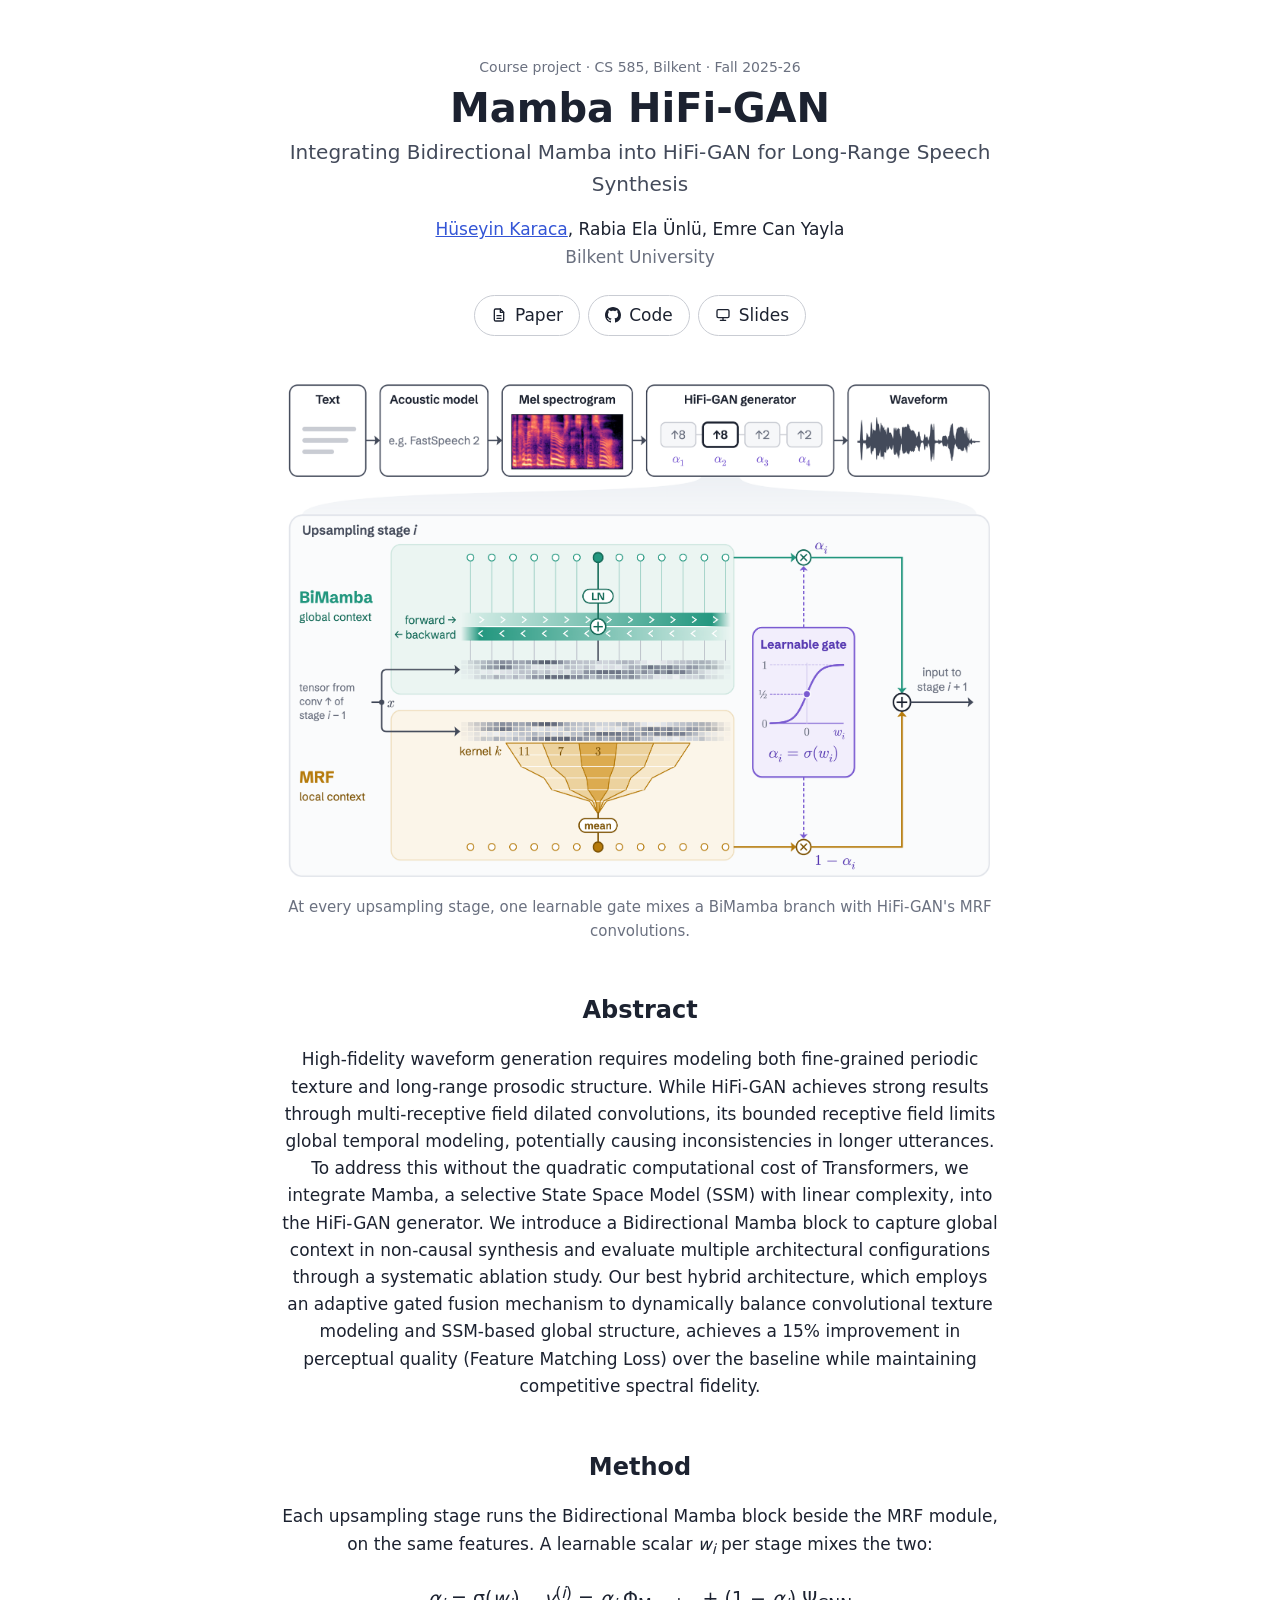
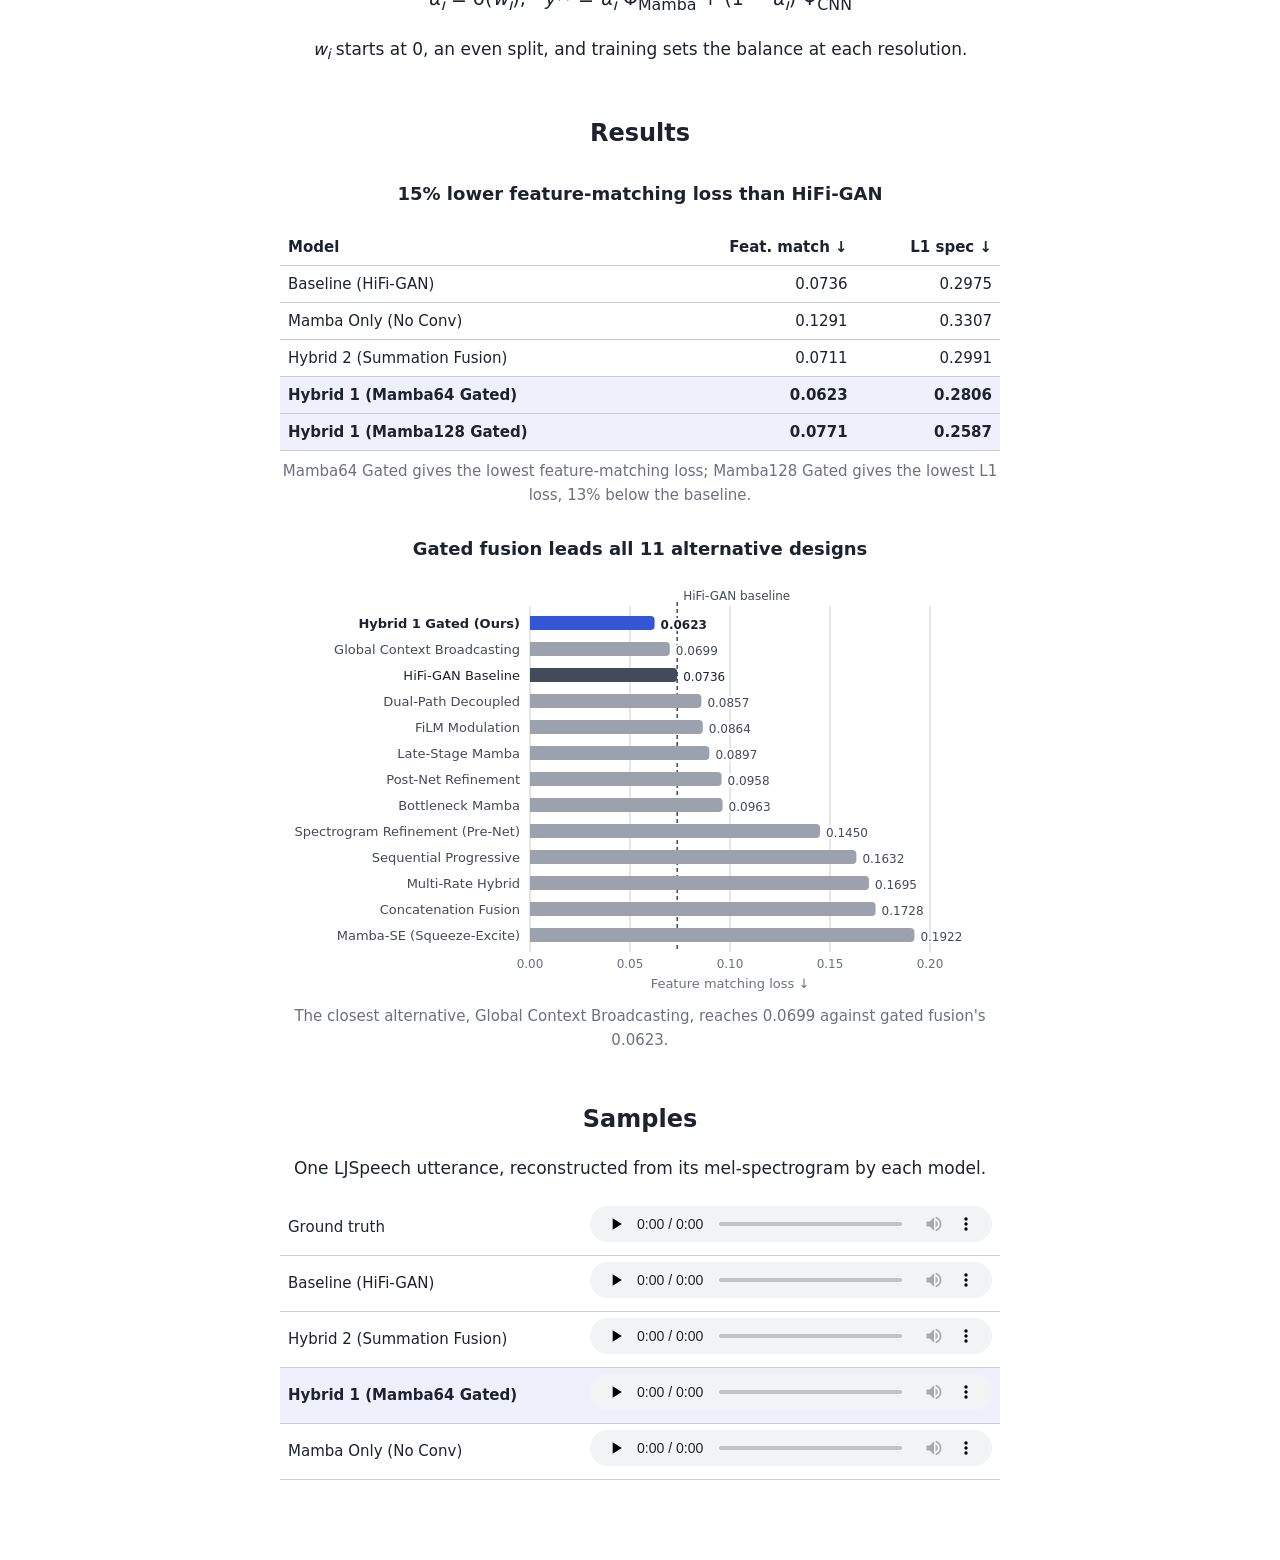
<file: docs/index.html>
<!doctype html>
<html lang="en">
<head>
<meta charset="utf-8">
<meta name="viewport" content="width=device-width,initial-scale=1">
<title>Mamba HiFi-GAN: Integrating Bidirectional Mamba into HiFi-GAN for Long-Range Speech Synthesis</title>
<meta name="description" content="Bilkent University CS585 Course Project (Fall 2025-26)">
<meta property="og:image" content="https://hkaraca.com/mamba-hifigan/assets/teaser.png">
<meta name="citation_title" content="Integrating Bidirectional Mamba into HiFi-GAN for Long-Range Speech Synthesis">
<meta name="citation_author" content="Karaca, Huseyin">
<meta name="citation_author" content="Unlu, Rabia Ela">
<meta name="citation_author" content="Yayla, Emre Can">
<meta name="citation_publication_date" content="2025">
<meta name="citation_technical_report_institution" content="Bilkent University">
<meta name="citation_pdf_url" content="https://hkaraca.com/mamba-hifigan/assets/report.pdf">
<meta name="citation_abstract_html_url" content="https://hkaraca.com/mamba-hifigan/">
<link rel="icon" href="assets/favicon.svg">
<link rel="apple-touch-icon" href="assets/apple-touch-icon.png">
<style>
:root{--bg:#fff;--ink:#1c2230;--ink2:#434a5a;--muted:#6b7180;--faint:#9ba1ad;--line:#c9ccd3;--wash:#f6f7f9;--accent:#3355d6;--tint:#eef1fc;--on-accent:#fff}
@media (prefers-color-scheme:dark){:root{--bg:#171a21;--ink:#e7e9ee;--ink2:#c2c7d1;--muted:#9aa0ad;--faint:#6d7484;--line:#3b414d;--wash:#1c2028;--accent:#5b78ee;--tint:#232c4d;--on-accent:#fff}}
*{box-sizing:border-box}
main{text-align:center}
body{margin:0;background:var(--bg);color:var(--ink);font:17px/1.6 system-ui,-apple-system,"Segoe UI",Helvetica,Arial,sans-serif}
main{max-width:760px;margin:0 auto;padding:56px 20px 80px}
header{text-align:center;margin-bottom:32px}
.venue{color:var(--muted);font-size:14px;margin:0 0 8px}
h1{font-size:40px;line-height:1.1;margin:0}
.title{font-size:20px;color:var(--ink2);margin:6px 0 16px}
.authors{margin:0}.affil{color:var(--muted);margin:0 0 20px}
.links a{display:inline-flex;align-items:center;gap:8px;margin:4px;padding:6px 16px;border:1px solid var(--line);border-radius:999px;color:var(--ink);text-decoration:none}
.links a:hover{border-color:var(--ink)}
h2{font-size:24px;margin:48px 0 12px}h3{font-size:18px;margin:28px 0 8px}
a{color:var(--accent)}
figure{margin:20px 0}figure svg,figure img{width:100%;height:auto;display:block}figure img{border-radius:8px}
figcaption{color:var(--muted);font-size:15px;margin-top:8px}
table{width:100%;border-collapse:collapse;font-size:15px;font-variant-numeric:tabular-nums}
th,td{padding:6px 8px;border-bottom:1px solid var(--line);text-align:right}th:first-child,td:first-child{text-align:left}
tr.ours td{font-weight:600;background:var(--tint)}
.tall{display:none}@media (max-width:600px){.wide{display:none}.tall{display:block}}
audio{width:100%;height:36px}
.f-ink{fill:var(--ink)}.s-ink{stroke:var(--ink)}.f-ink2{fill:var(--ink2)}.s-ink2{stroke:var(--ink2)}
.f-muted{fill:var(--muted)}.s-muted{stroke:var(--muted)}.f-faint{fill:var(--faint)}.s-faint{stroke:var(--faint)}
.f-line{fill:var(--line)}.s-line{stroke:var(--line)}.f-bg{fill:var(--bg)}.s-bg{stroke:var(--bg)}
.f-accent{fill:var(--accent)}.s-accent{stroke:var(--accent)}.f-tint{fill:var(--tint)}.f-on-accent{fill:var(--on-accent)}
</style>
</head>
<body><main>
<header>
  <p class="venue">Course project · CS 585, Bilkent · Fall 2025-26</p>
  <h1>Mamba HiFi-GAN</h1>
  <p class="title">Integrating Bidirectional Mamba into HiFi-GAN for Long-Range Speech Synthesis</p>
  <p class="authors"><a href="https://hkaraca.com/">Hüseyin Karaca</a>, Rabia Ela Ünlü, Emre Can Yayla</p>
  <p class="affil">Bilkent University</p>
  <p class="links"><a href="assets/report.pdf"><svg viewBox="0 0 24 24" width="16" height="16" fill="none" stroke="currentColor" stroke-width="2" stroke-linecap="round" stroke-linejoin="round" aria-hidden="true"><path d="M14 3H7a2 2 0 0 0-2 2v14a2 2 0 0 0 2 2h10a2 2 0 0 0 2-2V8z"/><path d="M14 3v5h5M9 13h6M9 17h6"/></svg>Paper</a><a href="https://github.com/huseyin-karaca/mamba-hifigan"><svg viewBox="0 0 16 16" width="16" height="16" fill="currentColor" aria-hidden="true"><path d="M8 0C3.58 0 0 3.58 0 8c0 3.54 2.29 6.53 5.47 7.59.4.07.55-.17.55-.38 0-.19-.01-.82-.01-1.49-2.01.37-2.53-.49-2.69-.94-.09-.23-.48-.94-.82-1.13-.28-.15-.68-.52-.01-.53.63-.01 1.08.58 1.23.82.72 1.21 1.87.87 2.33.66.07-.52.28-.87.51-1.07-1.78-.2-3.64-.89-3.64-3.95 0-.87.31-1.59.82-2.15-.08-.2-.36-1.02.08-2.12 0 0 .67-.21 2.2.82.64-.18 1.32-.27 2-.27.68 0 1.36.09 2 .27 1.53-1.04 2.2-.82 2.2-.82.44 1.1.16 1.92.08 2.12.51.56.82 1.27.82 2.15 0 3.07-1.87 3.75-3.65 3.95.29.25.54.73.54 1.48 0 1.07-.01 1.93-.01 2.2 0 .21.15.46.55.38A8.013 8.013 0 0016 8c0-4.42-3.58-8-8-8z"/></svg>Code</a><a href="assets/slides.pdf"><svg viewBox="0 0 24 24" width="16" height="16" fill="none" stroke="currentColor" stroke-width="2" stroke-linecap="round" stroke-linejoin="round" aria-hidden="true"><rect x="3" y="4" width="18" height="12" rx="2"/><path d="M12 16v4M8 20h8"/></svg>Slides</a></p>
</header>

<figure>
<div class="wide"><img src="assets/teaser.png" width="1891" height="1353" alt="The TTS pipeline with the HiFi-GAN generator's four upsampling stages; inside one stage, a BiMamba branch and the MRF convolutions run on the same features and a learnable gate mixes them."></div>
<div class="tall">
<svg viewBox="0 0 360 330" role="img" aria-label="One upsampling stage: a BiMamba branch and the MRF convolutions run in parallel and are mixed by a learnable gate alpha i equals sigma of w i.">
<defs><marker id="ar" viewBox="0 0 10 10" refX="9" refY="5" markerWidth="7" markerHeight="7" orient="auto-start-reverse"><path d="M0 0 L10 5 L0 10 z" class="f-muted"/></marker></defs>
<text x="180" y="18" text-anchor="middle" class="f-muted" font-size="13">upsampled features, stage i</text>
<path d="M180 26 V40 H90 V58" class="s-muted" stroke-width="1.5" fill="none" marker-end="url(#ar)"/><path d="M180 40 H270 V58" class="s-muted" stroke-width="1.5" fill="none" marker-end="url(#ar)"/>
<rect x="14" y="60" width="152" height="64" rx="8" class="f-bg s-ink2" stroke-width="1.6"/>
<text x="90" y="87" text-anchor="middle" class="f-ink" font-size="15" font-weight="700">BiMamba</text>
<text x="90" y="109" text-anchor="middle" class="f-muted" font-size="13">global context</text>
<rect x="194" y="60" width="152" height="64" rx="8" class="f-bg s-ink2" stroke-width="1.6"/>
<text x="270" y="87" text-anchor="middle" class="f-ink" font-size="15" font-weight="700">MRF</text>
<text x="270" y="109" text-anchor="middle" class="f-muted" font-size="13">local context</text>
<path d="M90 124 V160" class="s-muted" stroke-width="1.5" fill="none" marker-end="url(#ar)"/><path d="M270 124 V160" class="s-muted" stroke-width="1.5" fill="none" marker-end="url(#ar)"/>
<circle cx="90" cy="178" r="15" class="f-bg s-ink2" stroke-width="1.5"/><text x="90" y="183" text-anchor="middle" class="f-ink" font-size="15">×</text>
<circle cx="270" cy="178" r="15" class="f-bg s-ink2" stroke-width="1.5"/><text x="270" y="183" text-anchor="middle" class="f-ink" font-size="15">×</text>
<rect x="122" y="160" width="116" height="36" rx="18" class="f-tint s-accent" stroke-width="1.6"/>
<text x="180" y="183" text-anchor="middle" class="f-accent" font-size="14" font-weight="600">α<tspan font-size="10" dy="3">i</tspan><tspan dy="-3"> = σ(w</tspan><tspan font-size="10" dy="3">i</tspan><tspan dy="-3">)</tspan></text>
<path d="M122 178 H108 M238 178 H252" class="s-accent" stroke-width="1.4" stroke-dasharray="3 3" fill="none"/>
<text x="90" y="218" text-anchor="middle" class="f-accent" font-size="13" font-weight="600">α<tspan font-size="10" dy="3">i</tspan></text>
<text x="270" y="218" text-anchor="middle" class="f-accent" font-size="13" font-weight="600">1 − α<tspan font-size="10" dy="3">i</tspan></text>
<text x="180" y="218" text-anchor="middle" class="f-muted" font-size="12">w<tspan font-size="9" dy="3">i</tspan><tspan dy="-3"> = 0 at init</tspan></text>
<path d="M90 193 V200 M90 228 V268 H158 M270 193 V200 M270 228 V268 H202" class="s-muted" stroke-width="1.5" fill="none"/>
<path d="M150 268 H160" class="s-muted" stroke-width="1.5" fill="none" marker-end="url(#ar)"/><path d="M210 268 H200" class="s-muted" stroke-width="1.5" fill="none" marker-end="url(#ar)"/>
<circle cx="180" cy="268" r="18" class="f-accent"/><text x="180" y="274" text-anchor="middle" class="f-on-accent" font-size="18" font-weight="600">+</text>
<path d="M180 286 V304" class="s-muted" stroke-width="1.5" fill="none" marker-end="url(#ar)"/>
<text x="180" y="322" text-anchor="middle" class="f-muted" font-size="13">to stage i + 1</text>
</svg>
</div>
<figcaption>At every upsampling stage, one learnable gate mixes a BiMamba branch with HiFi-GAN's MRF convolutions.</figcaption>
</figure>

<h2>Abstract</h2>
<p>High-fidelity waveform generation requires modeling both fine-grained periodic texture and long-range prosodic structure. While HiFi-GAN achieves strong results through multi-receptive field dilated convolutions, its bounded receptive field limits global temporal modeling, potentially causing inconsistencies in longer utterances. To address this without the quadratic computational cost of Transformers, we integrate Mamba, a selective State Space Model (SSM) with linear complexity, into the HiFi-GAN generator. We introduce a Bidirectional Mamba block to capture global context in non-causal synthesis and evaluate multiple architectural configurations through a systematic ablation study. Our best hybrid architecture, which employs an adaptive gated fusion mechanism to dynamically balance convolutional texture modeling and SSM-based global structure, achieves a 15% improvement in perceptual quality (Feature Matching Loss) over the baseline while maintaining competitive spectral fidelity.</p>

<h2 id="method">Method</h2>
<p>Each upsampling stage runs the Bidirectional Mamba block beside the MRF module, on the same features. A learnable scalar <i>w<sub>i</sub></i> per stage mixes the two:</p>
<p style="text-align:center;font-size:19px"><i>α<sub>i</sub></i> = σ(<i>w<sub>i</sub></i>), &nbsp; <i>y</i><sup>(<i>i</i>)</sup> = <i>α<sub>i</sub></i> Φ<sub>Mamba</sub> + (1 − <i>α<sub>i</sub></i>) Ψ<sub>CNN</sub></p>
<p><i>w<sub>i</sub></i> starts at 0, an even split, and training sets the balance at each resolution.</p>

<h2 id="results">Results</h2>
<h3>15% lower feature-matching loss than HiFi-GAN</h3>
<figure>
<table>
<thead><tr><th>Model</th><th>Feat. match ↓</th><th>L1 spec ↓</th></tr></thead>
<tbody>
<tr><td>Baseline (HiFi-GAN)</td><td>0.0736</td><td>0.2975</td></tr>
<tr><td>Mamba Only (No Conv)</td><td>0.1291</td><td>0.3307</td></tr>
<tr><td>Hybrid 2 (Summation Fusion)</td><td>0.0711</td><td>0.2991</td></tr>
<tr class="ours"><td>Hybrid 1 (Mamba64 Gated)</td><td>0.0623</td><td>0.2806</td></tr>
<tr class="ours"><td>Hybrid 1 (Mamba128 Gated)</td><td>0.0771</td><td>0.2587</td></tr>
</tbody>
</table>
<figcaption>Mamba64 Gated gives the lowest feature-matching loss; Mamba128 Gated gives the lowest L1 loss, 13% below the baseline.</figcaption>
</figure>

<h3>Gated fusion leads all 11 alternative designs</h3>
<figure>
<!-- fig:designs -->
<div class="wide">
<svg viewBox="0 0 720 412" role="img" aria-label="Final feature-matching loss of thirteen generator designs, sorted. Hybrid 1 Gated has the lowest, 0.0623; the HiFi-GAN baseline is 0.0736.">
<path d="M250.0 22 V368" class="s-line" stroke-width="1" fill="none"/>
<text x="250.0" y="384" text-anchor="middle" class="f-muted" font-size="12">0.00</text>
<path d="M350.0 22 V368" class="s-line" stroke-width="1" fill="none"/>
<text x="350.0" y="384" text-anchor="middle" class="f-muted" font-size="12">0.05</text>
<path d="M450.0 22 V368" class="s-line" stroke-width="1" fill="none"/>
<text x="450.0" y="384" text-anchor="middle" class="f-muted" font-size="12">0.10</text>
<path d="M550.0 22 V368" class="s-line" stroke-width="1" fill="none"/>
<text x="550.0" y="384" text-anchor="middle" class="f-muted" font-size="12">0.15</text>
<path d="M650.0 22 V368" class="s-line" stroke-width="1" fill="none"/>
<text x="650.0" y="384" text-anchor="middle" class="f-muted" font-size="12">0.20</text>
<text x="450.0" y="404" text-anchor="middle" class="f-muted" font-size="13">Feature matching loss ↓</text>
<path d="M397.2 18 V368" class="s-ink2" stroke-width="1.5" stroke-dasharray="4 3" fill="none"/>
<text x="240" y="44.0" text-anchor="end" class="f-ink" font-size="13" font-weight="600">Hybrid 1 Gated (Ours)</text>
<path d="M250.0 32.0 H370.6 Q374.6 32.0 374.6 36.0 V42.0 Q374.6 46.0 370.6 46.0 H250.0 Z" class="f-accent"><title>Hybrid 1 Gated (Ours): 0.0623</title></path>
<text x="380.6" y="44.5" class="f-ink s-bg" stroke-width="4" paint-order="stroke" font-size="12" font-weight="600">0.0623</text>
<text x="240" y="70.0" text-anchor="end" class="f-ink2" font-size="13">Global Context Broadcasting</text>
<path d="M250.0 58.0 H385.8 Q389.8 58.0 389.8 62.0 V68.0 Q389.8 72.0 385.8 72.0 H250.0 Z" class="f-faint"><title>Global Context Broadcasting: 0.0699</title></path>
<text x="395.8" y="70.5" class="f-ink2 s-bg" stroke-width="4" paint-order="stroke" font-size="12">0.0699</text>
<text x="240" y="96.0" text-anchor="end" class="f-ink" font-size="13">HiFi-GAN Baseline</text>
<path d="M250.0 84.0 H393.2 Q397.2 84.0 397.2 88.0 V94.0 Q397.2 98.0 393.2 98.0 H250.0 Z" class="f-ink2"><title>HiFi-GAN Baseline: 0.0736</title></path>
<text x="403.2" y="96.5" class="f-ink s-bg" stroke-width="4" paint-order="stroke" font-size="12">0.0736</text>
<text x="240" y="122.0" text-anchor="end" class="f-ink2" font-size="13">Dual-Path Decoupled</text>
<path d="M250.0 110.0 H417.4 Q421.4 110.0 421.4 114.0 V120.0 Q421.4 124.0 417.4 124.0 H250.0 Z" class="f-faint"><title>Dual-Path Decoupled: 0.0857</title></path>
<text x="427.4" y="122.5" class="f-ink2 s-bg" stroke-width="4" paint-order="stroke" font-size="12">0.0857</text>
<text x="240" y="148.0" text-anchor="end" class="f-ink2" font-size="13">FiLM Modulation</text>
<path d="M250.0 136.0 H418.8 Q422.8 136.0 422.8 140.0 V146.0 Q422.8 150.0 418.8 150.0 H250.0 Z" class="f-faint"><title>FiLM Modulation: 0.0864</title></path>
<text x="428.8" y="148.5" class="f-ink2 s-bg" stroke-width="4" paint-order="stroke" font-size="12">0.0864</text>
<text x="240" y="174.0" text-anchor="end" class="f-ink2" font-size="13">Late-Stage Mamba</text>
<path d="M250.0 162.0 H425.4 Q429.4 162.0 429.4 166.0 V172.0 Q429.4 176.0 425.4 176.0 H250.0 Z" class="f-faint"><title>Late-Stage Mamba: 0.0897</title></path>
<text x="435.4" y="174.5" class="f-ink2 s-bg" stroke-width="4" paint-order="stroke" font-size="12">0.0897</text>
<text x="240" y="200.0" text-anchor="end" class="f-ink2" font-size="13">Post-Net Refinement</text>
<path d="M250.0 188.0 H437.6 Q441.6 188.0 441.6 192.0 V198.0 Q441.6 202.0 437.6 202.0 H250.0 Z" class="f-faint"><title>Post-Net Refinement: 0.0958</title></path>
<text x="447.6" y="200.5" class="f-ink2 s-bg" stroke-width="4" paint-order="stroke" font-size="12">0.0958</text>
<text x="240" y="226.0" text-anchor="end" class="f-ink2" font-size="13">Bottleneck Mamba</text>
<path d="M250.0 214.0 H438.6 Q442.6 214.0 442.6 218.0 V224.0 Q442.6 228.0 438.6 228.0 H250.0 Z" class="f-faint"><title>Bottleneck Mamba: 0.0963</title></path>
<text x="448.6" y="226.5" class="f-ink2 s-bg" stroke-width="4" paint-order="stroke" font-size="12">0.0963</text>
<text x="240" y="252.0" text-anchor="end" class="f-ink2" font-size="13">Spectrogram Refinement (Pre-Net)</text>
<path d="M250.0 240.0 H536.0 Q540.0 240.0 540.0 244.0 V250.0 Q540.0 254.0 536.0 254.0 H250.0 Z" class="f-faint"><title>Spectrogram Refinement (Pre-Net): 0.1450</title></path>
<text x="546.0" y="252.5" class="f-ink2 s-bg" stroke-width="4" paint-order="stroke" font-size="12">0.1450</text>
<text x="240" y="278.0" text-anchor="end" class="f-ink2" font-size="13">Sequential Progressive</text>
<path d="M250.0 266.0 H572.4 Q576.4 266.0 576.4 270.0 V276.0 Q576.4 280.0 572.4 280.0 H250.0 Z" class="f-faint"><title>Sequential Progressive: 0.1632</title></path>
<text x="582.4" y="278.5" class="f-ink2 s-bg" stroke-width="4" paint-order="stroke" font-size="12">0.1632</text>
<text x="240" y="304.0" text-anchor="end" class="f-ink2" font-size="13">Multi-Rate Hybrid</text>
<path d="M250.0 292.0 H585.0 Q589.0 292.0 589.0 296.0 V302.0 Q589.0 306.0 585.0 306.0 H250.0 Z" class="f-faint"><title>Multi-Rate Hybrid: 0.1695</title></path>
<text x="595.0" y="304.5" class="f-ink2 s-bg" stroke-width="4" paint-order="stroke" font-size="12">0.1695</text>
<text x="240" y="330.0" text-anchor="end" class="f-ink2" font-size="13">Concatenation Fusion</text>
<path d="M250.0 318.0 H591.6 Q595.6 318.0 595.6 322.0 V328.0 Q595.6 332.0 591.6 332.0 H250.0 Z" class="f-faint"><title>Concatenation Fusion: 0.1728</title></path>
<text x="601.6" y="330.5" class="f-ink2 s-bg" stroke-width="4" paint-order="stroke" font-size="12">0.1728</text>
<text x="240" y="356.0" text-anchor="end" class="f-ink2" font-size="13">Mamba-SE (Squeeze-Excite)</text>
<path d="M250.0 344.0 H630.4 Q634.4 344.0 634.4 348.0 V354.0 Q634.4 358.0 630.4 358.0 H250.0 Z" class="f-faint"><title>Mamba-SE (Squeeze-Excite): 0.1922</title></path>
<text x="640.4" y="356.5" class="f-ink2 s-bg" stroke-width="4" paint-order="stroke" font-size="12">0.1922</text>
<text x="403.2" y="16" class="f-ink2" font-size="12">HiFi-GAN baseline</text>
</svg>
</div>
<div class="tall">
<svg viewBox="0 0 360 568" role="img" aria-label="Final feature-matching loss of thirteen generator designs, sorted. Hybrid 1 Gated has the lowest, 0.0623; the HiFi-GAN baseline is 0.0736.">
<path d="M16.0 22 V524" class="s-line" stroke-width="1" fill="none"/>
<text x="16.0" y="540" text-anchor="middle" class="f-muted" font-size="11">0.00</text>
<path d="M87.0 22 V524" class="s-line" stroke-width="1" fill="none"/>
<text x="87.0" y="540" text-anchor="middle" class="f-muted" font-size="11">0.05</text>
<path d="M158.0 22 V524" class="s-line" stroke-width="1" fill="none"/>
<text x="158.0" y="540" text-anchor="middle" class="f-muted" font-size="11">0.10</text>
<path d="M229.0 22 V524" class="s-line" stroke-width="1" fill="none"/>
<text x="229.0" y="540" text-anchor="middle" class="f-muted" font-size="11">0.15</text>
<path d="M300.0 22 V524" class="s-line" stroke-width="1" fill="none"/>
<text x="300.0" y="540" text-anchor="middle" class="f-muted" font-size="11">0.20</text>
<text x="158.0" y="560" text-anchor="middle" class="f-muted" font-size="12">Feature matching loss ↓</text>
<path d="M120.5 18 V524" class="s-ink2" stroke-width="1.5" stroke-dasharray="4 3" fill="none"/>
<text x="16" y="38" class="f-ink s-bg" stroke-width="4" paint-order="stroke" font-size="12" font-weight="600">Hybrid 1 Gated (Ours)</text>
<path d="M16.0 44.0 H100.5 Q104.5 44.0 104.5 48.0 V51.0 Q104.5 55.0 100.5 55.0 H16.0 Z" class="f-accent"><title>Hybrid 1 Gated (Ours): 0.0623</title></path>
<text x="110.5" y="53.5" class="f-ink s-bg" stroke-width="4" paint-order="stroke" font-size="11" font-weight="600">0.0623</text>
<text x="16" y="76" class="f-ink2 s-bg" stroke-width="4" paint-order="stroke" font-size="12">Global Context Broadcasting</text>
<path d="M16.0 82.0 H111.3 Q115.3 82.0 115.3 86.0 V89.0 Q115.3 93.0 111.3 93.0 H16.0 Z" class="f-faint"><title>Global Context Broadcasting: 0.0699</title></path>
<text x="121.3" y="91.5" class="f-ink2 s-bg" stroke-width="4" paint-order="stroke" font-size="11">0.0699</text>
<text x="16" y="114" class="f-ink s-bg" stroke-width="4" paint-order="stroke" font-size="12">HiFi-GAN Baseline</text>
<path d="M16.0 120.0 H116.5 Q120.5 120.0 120.5 124.0 V127.0 Q120.5 131.0 116.5 131.0 H16.0 Z" class="f-ink2"><title>HiFi-GAN Baseline: 0.0736</title></path>
<text x="126.5" y="129.5" class="f-ink s-bg" stroke-width="4" paint-order="stroke" font-size="11">0.0736</text>
<text x="16" y="152" class="f-ink2 s-bg" stroke-width="4" paint-order="stroke" font-size="12">Dual-Path Decoupled</text>
<path d="M16.0 158.0 H133.7 Q137.7 158.0 137.7 162.0 V165.0 Q137.7 169.0 133.7 169.0 H16.0 Z" class="f-faint"><title>Dual-Path Decoupled: 0.0857</title></path>
<text x="143.7" y="167.5" class="f-ink2 s-bg" stroke-width="4" paint-order="stroke" font-size="11">0.0857</text>
<text x="16" y="190" class="f-ink2 s-bg" stroke-width="4" paint-order="stroke" font-size="12">FiLM Modulation</text>
<path d="M16.0 196.0 H134.7 Q138.7 196.0 138.7 200.0 V203.0 Q138.7 207.0 134.7 207.0 H16.0 Z" class="f-faint"><title>FiLM Modulation: 0.0864</title></path>
<text x="144.7" y="205.5" class="f-ink2 s-bg" stroke-width="4" paint-order="stroke" font-size="11">0.0864</text>
<text x="16" y="228" class="f-ink2 s-bg" stroke-width="4" paint-order="stroke" font-size="12">Late-Stage Mamba</text>
<path d="M16.0 234.0 H139.4 Q143.4 234.0 143.4 238.0 V241.0 Q143.4 245.0 139.4 245.0 H16.0 Z" class="f-faint"><title>Late-Stage Mamba: 0.0897</title></path>
<text x="149.4" y="243.5" class="f-ink2 s-bg" stroke-width="4" paint-order="stroke" font-size="11">0.0897</text>
<text x="16" y="266" class="f-ink2 s-bg" stroke-width="4" paint-order="stroke" font-size="12">Post-Net Refinement</text>
<path d="M16.0 272.0 H148.0 Q152.0 272.0 152.0 276.0 V279.0 Q152.0 283.0 148.0 283.0 H16.0 Z" class="f-faint"><title>Post-Net Refinement: 0.0958</title></path>
<text x="158.0" y="281.5" class="f-ink2 s-bg" stroke-width="4" paint-order="stroke" font-size="11">0.0958</text>
<text x="16" y="304" class="f-ink2 s-bg" stroke-width="4" paint-order="stroke" font-size="12">Bottleneck Mamba</text>
<path d="M16.0 310.0 H148.7 Q152.7 310.0 152.7 314.0 V317.0 Q152.7 321.0 148.7 321.0 H16.0 Z" class="f-faint"><title>Bottleneck Mamba: 0.0963</title></path>
<text x="158.7" y="319.5" class="f-ink2 s-bg" stroke-width="4" paint-order="stroke" font-size="11">0.0963</text>
<text x="16" y="342" class="f-ink2 s-bg" stroke-width="4" paint-order="stroke" font-size="12">Spectrogram Refinement (Pre-Net)</text>
<path d="M16.0 348.0 H217.9 Q221.9 348.0 221.9 352.0 V355.0 Q221.9 359.0 217.9 359.0 H16.0 Z" class="f-faint"><title>Spectrogram Refinement (Pre-Net): 0.1450</title></path>
<text x="227.9" y="357.5" class="f-ink2 s-bg" stroke-width="4" paint-order="stroke" font-size="11">0.1450</text>
<text x="16" y="380" class="f-ink2 s-bg" stroke-width="4" paint-order="stroke" font-size="12">Sequential Progressive</text>
<path d="M16.0 386.0 H243.7 Q247.7 386.0 247.7 390.0 V393.0 Q247.7 397.0 243.7 397.0 H16.0 Z" class="f-faint"><title>Sequential Progressive: 0.1632</title></path>
<text x="253.7" y="395.5" class="f-ink2 s-bg" stroke-width="4" paint-order="stroke" font-size="11">0.1632</text>
<text x="16" y="418" class="f-ink2 s-bg" stroke-width="4" paint-order="stroke" font-size="12">Multi-Rate Hybrid</text>
<path d="M16.0 424.0 H252.7 Q256.7 424.0 256.7 428.0 V431.0 Q256.7 435.0 252.7 435.0 H16.0 Z" class="f-faint"><title>Multi-Rate Hybrid: 0.1695</title></path>
<text x="262.7" y="433.5" class="f-ink2 s-bg" stroke-width="4" paint-order="stroke" font-size="11">0.1695</text>
<text x="16" y="456" class="f-ink2 s-bg" stroke-width="4" paint-order="stroke" font-size="12">Concatenation Fusion</text>
<path d="M16.0 462.0 H257.4 Q261.4 462.0 261.4 466.0 V469.0 Q261.4 473.0 257.4 473.0 H16.0 Z" class="f-faint"><title>Concatenation Fusion: 0.1728</title></path>
<text x="267.4" y="471.5" class="f-ink2 s-bg" stroke-width="4" paint-order="stroke" font-size="11">0.1728</text>
<text x="16" y="494" class="f-ink2 s-bg" stroke-width="4" paint-order="stroke" font-size="12">Mamba-SE (Squeeze-Excite)</text>
<path d="M16.0 500.0 H284.9 Q288.9 500.0 288.9 504.0 V507.0 Q288.9 511.0 284.9 511.0 H16.0 Z" class="f-faint"><title>Mamba-SE (Squeeze-Excite): 0.1922</title></path>
<text x="294.9" y="509.5" class="f-ink2 s-bg" stroke-width="4" paint-order="stroke" font-size="11">0.1922</text>
<text x="126.5" y="16" class="f-ink2" font-size="11">HiFi-GAN baseline</text>
</svg>
</div>
<!-- /fig:designs -->
<figcaption>The closest alternative, Global Context Broadcasting, reaches 0.0699 against gated fusion's 0.0623.</figcaption>
</figure>

<h2 id="samples">Samples</h2>
<p>One LJSpeech utterance, reconstructed from its mel-spectrogram by each model.</p>
<table>
<colgroup><col style="width:42%"><col></colgroup>
<tbody>
<tr><td>Ground truth</td><td><audio controls preload="none" src="assets/audio/compare/ground_truth.wav"></audio></td></tr>
<tr><td>Baseline (HiFi-GAN)</td><td><audio controls preload="none" src="assets/audio/compare/baseline.wav"></audio></td></tr>
<tr><td>Hybrid 2 (Summation Fusion)</td><td><audio controls preload="none" src="assets/audio/compare/hybrid_summation.wav"></audio></td></tr>
<tr class="ours"><td>Hybrid 1 (Mamba64 Gated)</td><td><audio controls preload="none" src="assets/audio/compare/hybrid_gated.wav"></audio></td></tr>
<tr><td>Mamba Only (No Conv)</td><td><audio controls preload="none" src="assets/audio/compare/mamba_only.wav"></audio></td></tr>
</tbody>
</table>

</main></body>
</html>
</file>
